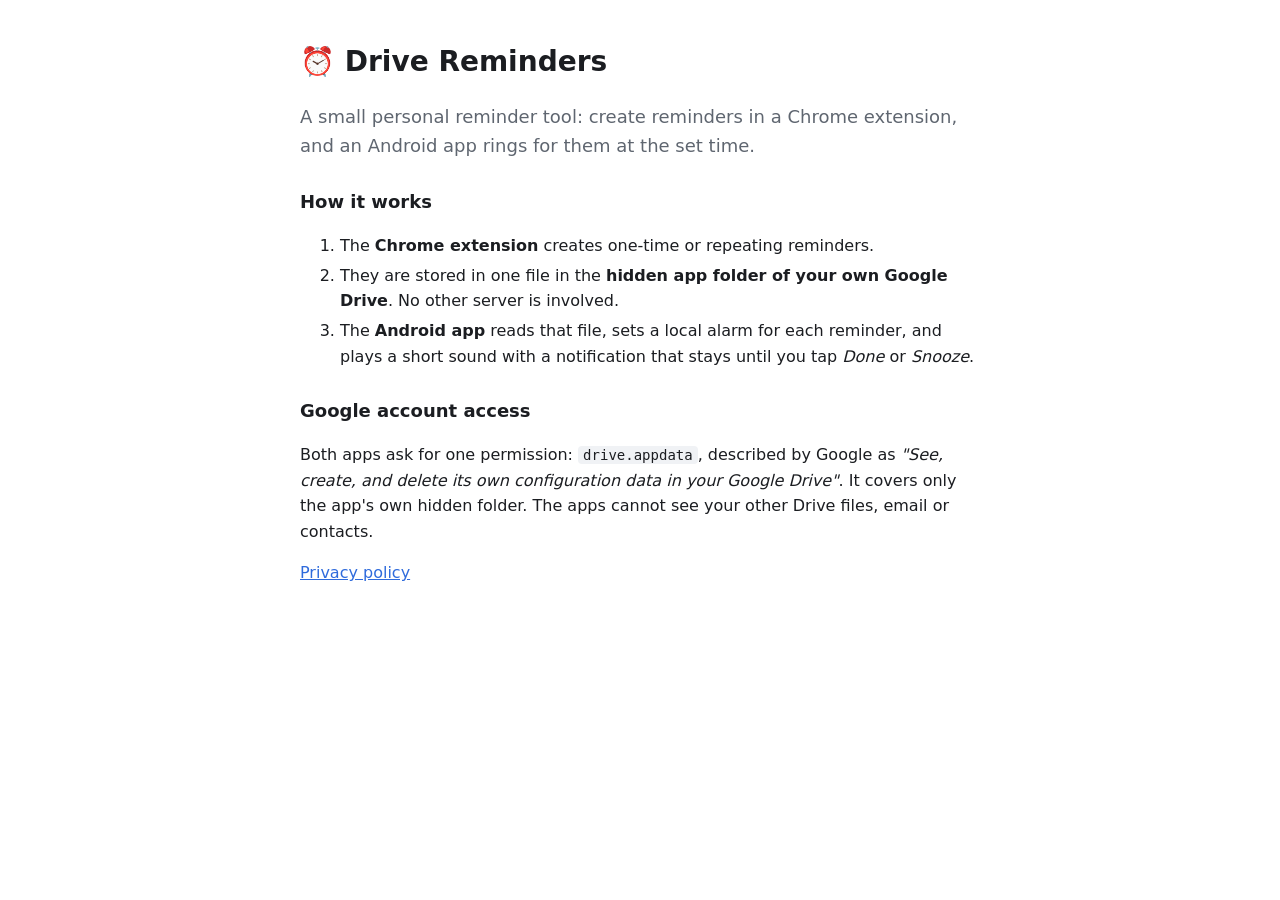
<file: index.html>
<!doctype html>
<html lang="en">
<head>
<meta charset="utf-8">
<meta name="viewport" content="width=device-width, initial-scale=1">
<title>Drive Reminders</title>
<link rel="stylesheet" href="style.css">
</head>
<body>
<main>
  <h1>⏰ Drive Reminders</h1>
  <p class="lead">A small personal reminder tool: create reminders in a Chrome extension, and an Android app rings for them at the set time.</p>

  <h2>How it works</h2>
  <ol>
    <li>The <b>Chrome extension</b> creates one-time or repeating reminders.</li>
    <li>They are stored in one file in the <b>hidden app folder of your own Google Drive</b>. No other server is involved.</li>
    <li>The <b>Android app</b> reads that file, sets a local alarm for each reminder, and plays a short sound with a notification that stays until you tap <i>Done</i> or <i>Snooze</i>.</li>
  </ol>

  <h2>Google account access</h2>
  <p>Both apps ask for one permission: <code>drive.appdata</code>, described by Google as <i>"See, create, and delete its own configuration data in your Google Drive"</i>. It covers only the app's own hidden folder. The apps cannot see your other Drive files, email or contacts.</p>

  <p><a href="privacy.html">Privacy policy</a></p>
</main>
</body>
</html>
</file>
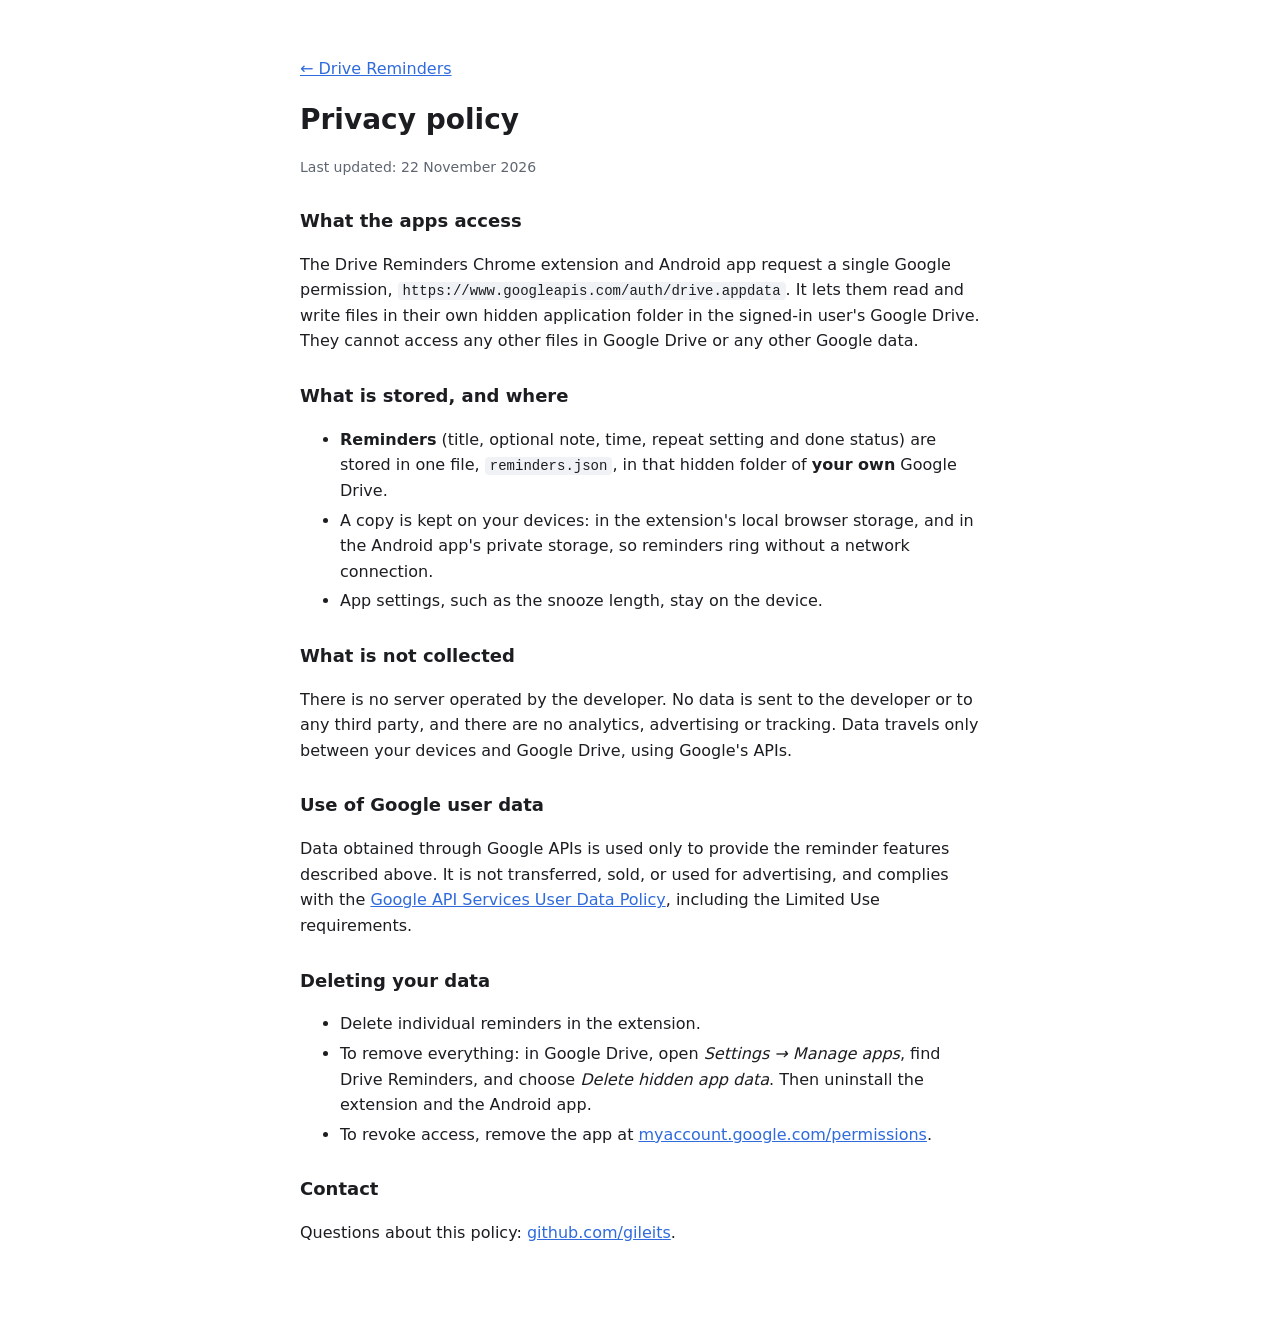
<file: privacy.html>
<!doctype html>
<html lang="en">
<head>
<meta charset="utf-8">
<meta name="viewport" content="width=device-width, initial-scale=1">
<title>Privacy Policy</title>
<link rel="stylesheet" href="style.css">
</head>
<body>
<main>
  <p><a href="index.html">← Drive Reminders</a></p>
  <h1>Privacy policy</h1>
  <p class="muted">Last updated: 22 November 2026</p>

  <h2>What the apps access</h2>
  <p>The Drive Reminders Chrome extension and Android app request a single Google permission, <code>https://www.googleapis.com/auth/drive.appdata</code>. It lets them read and write files in their own hidden application folder in the signed-in user's Google Drive. They cannot access any other files in Google Drive or any other Google data.</p>

  <h2>What is stored, and where</h2>
  <ul>
    <li><b>Reminders</b> (title, optional note, time, repeat setting and done status) are stored in one file, <code>reminders.json</code>, in that hidden folder of <b>your own</b> Google Drive.</li>
    <li>A copy is kept on your devices: in the extension's local browser storage, and in the Android app's private storage, so reminders ring without a network connection.</li>
    <li>App settings, such as the snooze length, stay on the device.</li>
  </ul>

  <h2>What is not collected</h2>
  <p>There is no server operated by the developer. No data is sent to the developer or to any third party, and there are no analytics, advertising or tracking. Data travels only between your devices and Google Drive, using Google's APIs.</p>

  <h2>Use of Google user data</h2>
  <p>Data obtained through Google APIs is used only to provide the reminder features described above. It is not transferred, sold, or used for advertising, and complies with the <a href="https://developers.google.com/terms/api-services-user-data-policy">Google API Services User Data Policy</a>, including the Limited Use requirements.</p>

  <h2>Deleting your data</h2>
  <ul>
    <li>Delete individual reminders in the extension.</li>
    <li>To remove everything: in Google Drive, open <i>Settings → Manage apps</i>, find Drive Reminders, and choose <i>Delete hidden app data</i>. Then uninstall the extension and the Android app.</li>
    <li>To revoke access, remove the app at <a href="https://myaccount.google.com/permissions">myaccount.google.com/permissions</a>.</li>
  </ul>

  <h2>Contact</h2>
  <p>Questions about this policy: <a href="https://github.com/gileits">github.com/gileits</a>.</p>
</main>
</body>
</html>
</file>
<file: style.css>
:root { --bg: #fff; --text: #1b1d21; --muted: #5f6670; --accent: #2f6bdc; --code: #f0f2f5; color-scheme: light dark; }
@media (prefers-color-scheme: dark) {
  :root { --bg: #141619; --text: #e8eaed; --muted: #9aa1ab; --accent: #7aa7ff; --code: #22262c; }
}
body { margin: 0; background: var(--bg); color: var(--text); font: 16px/1.6 system-ui, -apple-system, "Segoe UI", Roboto, sans-serif; }
main { max-width: 680px; margin: 0 auto; padding: 40px 16px 64px; }
h1 { font-size: 28px; margin: 0 0 8px; }
h2 { font-size: 18px; margin: 28px 0 6px; }
.lead { font-size: 18px; color: var(--muted); }
.muted { color: var(--muted); font-size: 14px; }
a { color: var(--accent); }
code { background: var(--code); padding: 1px 5px; border-radius: 4px; font-size: 14px; overflow-wrap: anywhere; }
li { margin: 4px 0; }
</file>
